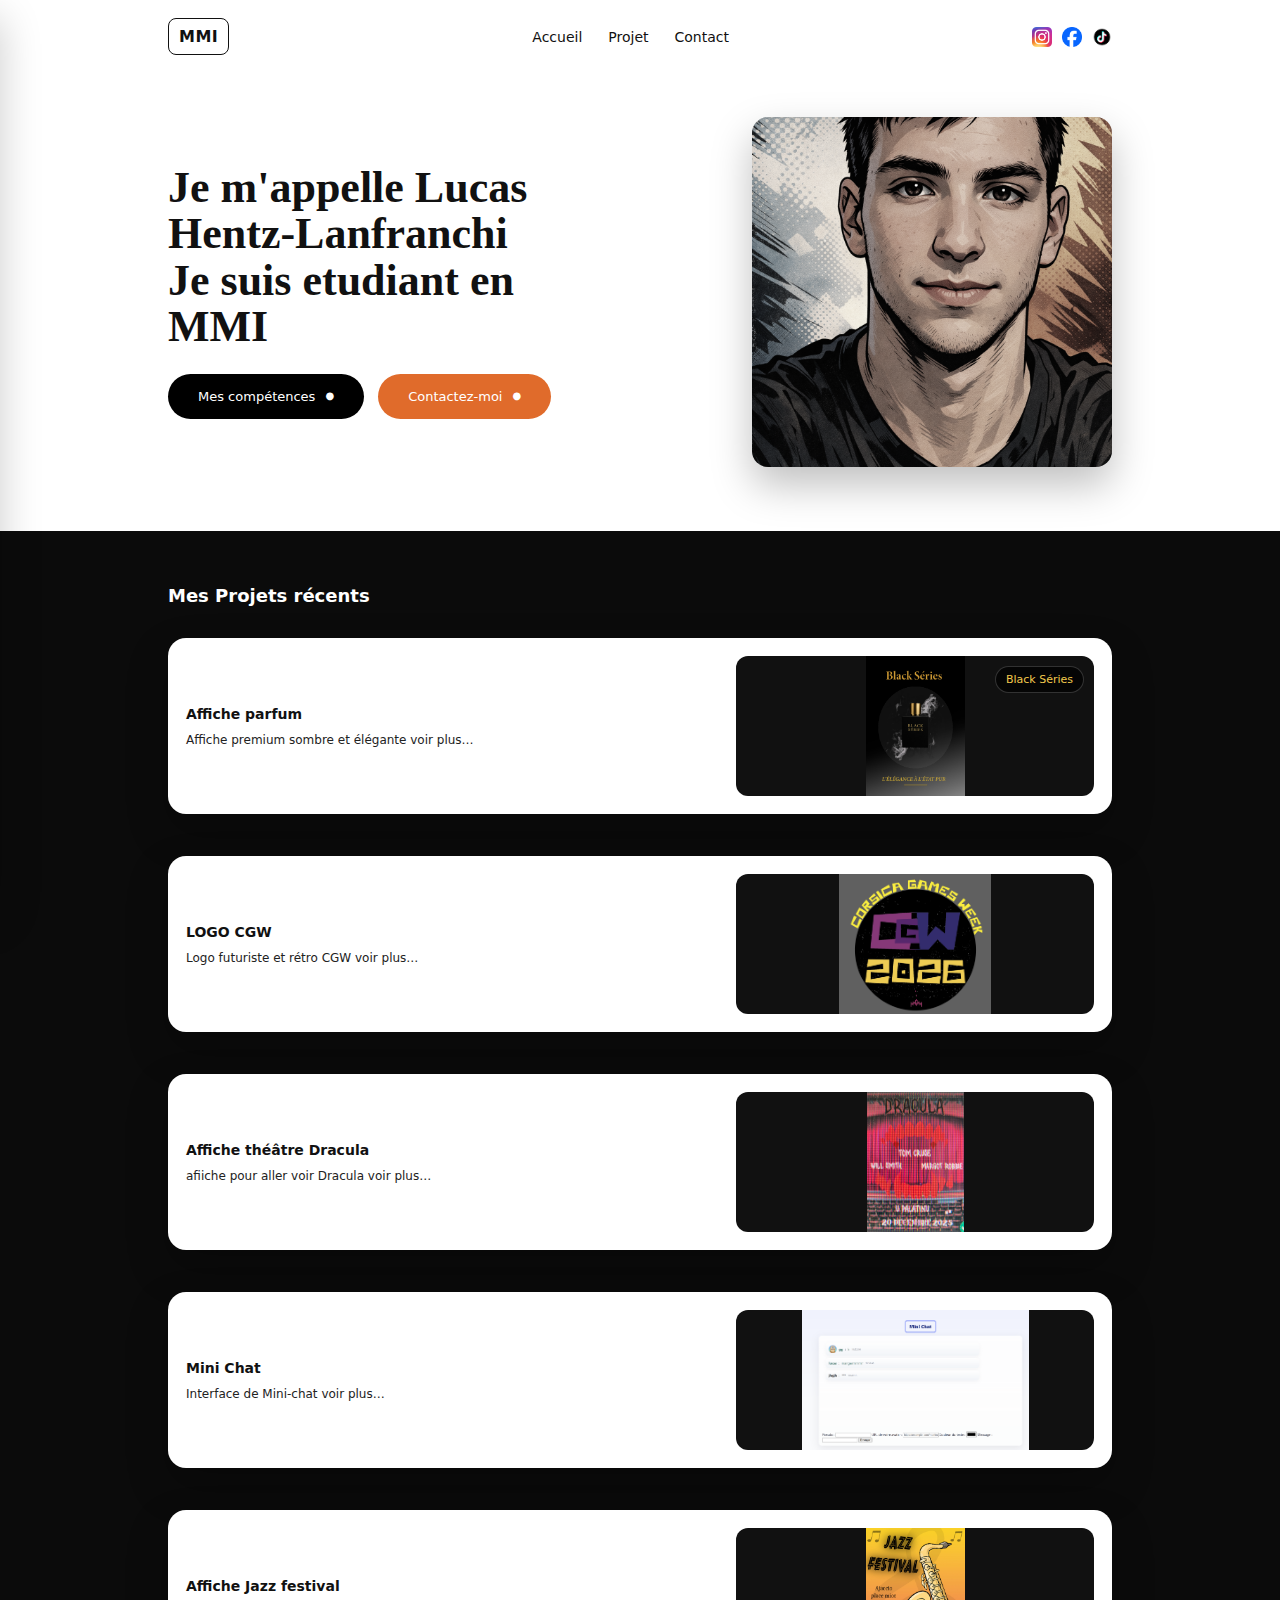
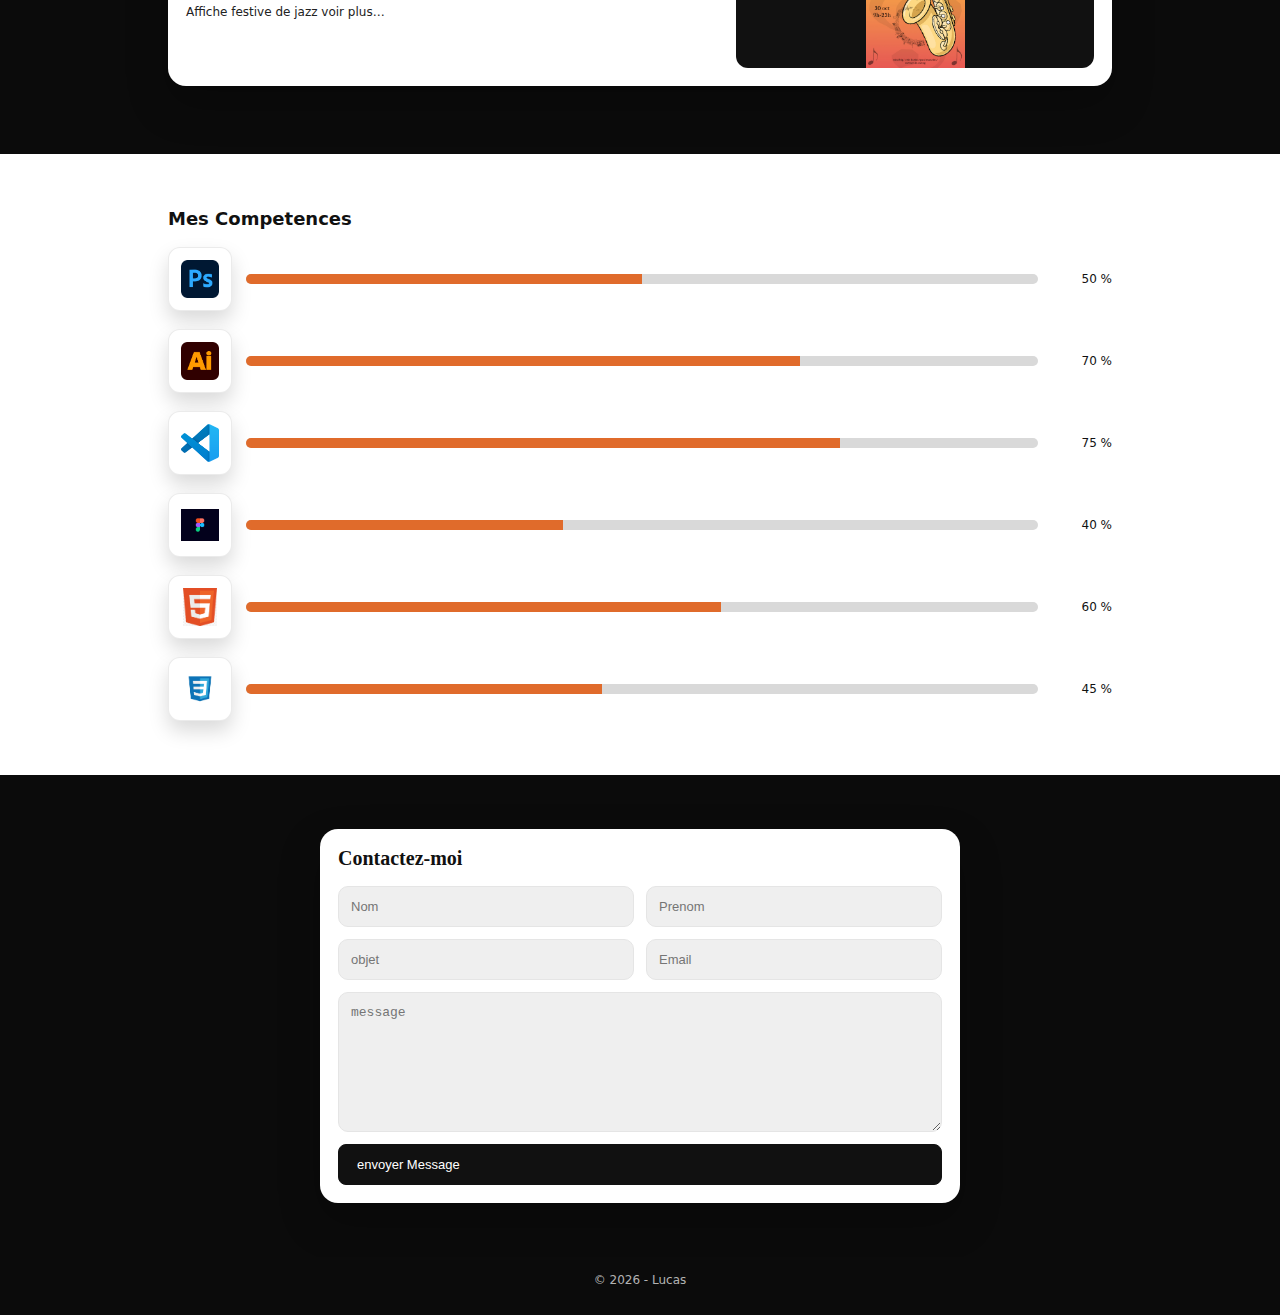
<file: portfolio2/index.html>
<!doctype html>
<html lang="fr">
<head>
  <meta charset="utf-8" />
  <meta name="viewport" content="width=device-width, initial-scale=1.0" />
  <title>Portfolio - Lucas Hentz-Lanfranchi</title>
  <link rel="stylesheet" href="style.css" />
</head>

<body>
  <!-- HEADER -->
  <header class="header">
    <nav class="nav">
      <a class="brand" href="#top">MMI</a>

      <ul class="nav-links">
        <li><a href="#accueil">Accueil</a></li>
        <li><a href="#projets">Projet</a></li>
        <li><a href="#contact">Contact</a></li>
      </ul>

      <div class="nav-icons" aria-label="Réseaux">
        <a class="icon-link" href="https://www.instagram.com/" aria-label="Instagram" target="_blank" rel="noopener">
          <img src="img/Instagram_icon.png" alt="Instagram" />
        </a>

        <a class="icon-link" href="https://www.facebook.com/lucas.hentzlanfranchi" aria-label="Facebook" target="_blank" rel="noopener">
          <img src="img/Facebook_Logo.png" alt="Facebook" />
        </a>

        <a class="icon-link" href="https://www.tiktok.com/fr/" aria-label="TikTok" target="_blank" rel="noopener">
          <img src="img/icone-application-tiktok.avif" alt="TikTok" />
        </a>
      </div>

      <!-- BURGER MOBILE -->
      <input type="checkbox" id="menu-toggle" class="menu-toggle" />

      <label for="menu-toggle" class="hamburger" aria-label="Ouvrir le menu">
        <span></span>
        <span></span>
        <span></span>
      </label>

      <!-- MENU MOBILE  -->
      <div class="mobile-menu" aria-label="Menu mobile">
        <div class="mobile-menu-head">
          <span class="mobile-title">Menu</span>
          <label for="menu-toggle" class="mobile-close" aria-label="Fermer">✕</label>
        </div>

        <a href="#accueil">Accueil</a>
        <a href="#projets">Projet</a>
        <a href="#competences">Compétences</a>
        <a href="#contact">Contact</a>

        <div class="mobile-social" aria-label="Réseaux mobile">
          <a href="https://www.instagram.com/" target="_blank" rel="noopener" aria-label="Instagram">
            <img src="img/Instagram_icon.png" alt="Instagram" />
          </a>
          <a href="https://www.facebook.com/lucas.hentzlanfranchi" target="_blank" rel="noopener" aria-label="Facebook">
            <img src="img/Facebook_Logo.png" alt="Facebook" />
          </a>
          <a href="https://www.tiktok.com/fr/" target="_blank" rel="noopener" aria-label="TikTok">
            <img src="img/icone-application-tiktok.avif" alt="TikTok" />
          </a>
        </div>
      </div>
    </nav>
  </header>

  <main id="top">
    <!-- HERO -->
    <section id="accueil" class="hero">
      <div class="wrap hero-grid">
        <div>
          <h1 class="hero-title">
            Je m'appelle Lucas<br />
            Hentz-Lanfranchi <br />
            Je suis etudiant en<br />
            MMI
          </h1>

          <div class="hero-actions">
            <a class="btn btn-dark btn-anim" href="#competences">
  Mes compétences <span class="dot">●</span></a>         
  <a class="btn btn-light btn-contact-anim" href="#contact">Contactez-moi <span class="dot">●</span></a>
          </div>
        </div>

        <div class="photo-frame">
          <img src="img/images portfolio.png" alt="Photo de Lucas" />
        </div>
      </div>
    </section>

    <!-- PROJETS -->
<section id="projets" class="section dark">
  <div class="wrap">
    <h2 class="section-title">Mes Projets récents</h2>

    <!-- LISTE DES PROJETS -->
    <div class="projects-list">

      <a class="card project project-link" href="#modal-p1">
        <div class="project-text">
          <h3>Affiche parfum</h3>
          <p>Affiche premium sombre et élégante voir plus…</p>
        </div>
        <div class="project-media">
          <span class="tag">Black Séries</span>
          <img src="img/Hentz-Lanfranchi_Lucas_2.jpg" alt="Affiche parfum Black Séries" />
        </div>
      </a>

      <a class="card project project-link" href="#modal-p2">
        <div class="project-text">
          <h3>LOGO CGW</h3>
          <p>Logo futuriste et rétro CGW voir plus…</p>
        </div>
        <div class="project-media">
          <img src="img/Capture d'écran 2025-12-23 162016.png" alt="Logo CGW" />
        </div>
      </a>

      <a class="card project project-link" href="#modal-p3">
        <div class="project-text">
          <h3>Affiche théâtre Dracula</h3>
          <p> afiiche pour aller voir Dracula voir plus…</p>
        </div>
        <div class="project-media">
          <img src="img/affiche dracula.jpg" alt="Affiche Dracula" />
        </div>
      </a>

      <a class="card project project-link" href="#modal-p4">
        <div class="project-text">
          <h3>Mini Chat</h3>
          <p>Interface de Mini-chat voir plus…</p>
        </div>
        <div class="project-media">
          <img src="img/Mini Chat.png" alt="Mini Chat" />
        </div>
      </a>

      <a class="card project project-link" href="#modal-p5">
        <div class="project-text">
          <h3>Affiche Jazz festival</h3>
          <p>Affiche festive de jazz voir plus…</p>
        </div>
        <div class="project-media">
          <img src="img/affiche jaz festival.jpg" alt="Affiche Jazz festival" />
        </div>
      </a>

    </div>

    <!-- ===== MODALES (POPUP) ===== -->

    <!-- MODAL 1 -->
    <div id="modal-p1" class="modal">
      <a href="#projets" class="modal-overlay" aria-label="Fermer"></a>

      <div class="modal-content" role="dialog" aria-modal="true" aria-labelledby="t-p1">
        <a href="#projets" class="modal-close" aria-label="Fermer">✕</a>

        <h3 id="t-p1" class="modal-title">Affiche parfum</h3>

        <div class="modal-body">
          <div class="modal-media">
            <img src="img/Hentz-Lanfranchi_Lucas_2.jpg" alt="Affiche parfum Black Séries" />
          </div>
          <div class="modal-text">
            <p>
         Cette affiche présente un parfum nommé Black Séries, associé à l'élégance et au luxe.
Le fond sombre met en valeur le flacon et crée une ambiance mystérieuse et raffinée.
Le flacon noir, au centre de l'image, attire immédiatement le regard du spectateur.
Le bouchon doré apporte une touche de sophistication et de prestige.
La fumée autour du parfum donne un effet de mouvement et de mystère.
La typographie dorée renforce l'image haut de gamme du produit.
Le contraste entre le noir et l'or rappelle les codes du luxe dans la publicité.
Le slogan « L'élégance à l'état pur » souligne le positionnement premium du parfum.
L'affiche cherche à séduire le consommateur par une atmosphère chic et intense.
Elle donne l'impression d'un parfum puissant, élégant et sophistiqué. 
            </p>
          </div>
        </div>
      </div>
    </div>

    <!-- MODAL 2 -->
    <div id="modal-p2" class="modal">
      <a href="#projets" class="modal-overlay" aria-label="Fermer"></a>

      <div class="modal-content" role="dialog" aria-modal="true" aria-labelledby="t-p2">
        <a href="#projets" class="modal-close" aria-label="Fermer">✕</a>

        <h3 id="t-p2" class="modal-title">LOGO CGW</h3>

        <div class="modal-body">
          <div class="modal-media">
            <img src="img/Capture d'écran 2025-12-23 162016.png" alt="Logo CGW" />
          </div>
          <div class="modal-text">
            <p>

  Ce logo représente l'événement Corsica Games Week 2026, dédié à l'univers du jeu vidéo.
  La forme circulaire rappelle un badge ou un emblème, renforçant l'identité de l'événement.
  Le fond noir étoilé évoque l'espace et les mondes virtuels des jeux de science-fiction.
  Les lettres CGW sont grandes, colorées et anguleuses, ce qui donne un style dynamique.
  Les couleurs violet et bleu apportent un contraste fort avec le fond sombre.
  Le texte en arc de cercle « Corsica Games Week » encadre le logo et attire le regard.
  Le style graphique rappelle les jeux rétro et l'esthétique arcade.
  Un petit vaisseau spatial en bas du cercle renforce le thème du gaming.
  L'ensemble transmet une ambiance futuriste, ludique et immersive.
  Ce logo identifie clairement un événement moderne et attractif pour les passionnés de jeux vidéo.
            </p>
          </div>
        </div>
      </div>
    </div>

    <!-- MODAL 3 -->
    <div id="modal-p3" class="modal">
      <a href="#projets" class="modal-overlay" aria-label="Fermer"></a>

      <div class="modal-content" role="dialog" aria-modal="true" aria-labelledby="t-p3">
        <a href="#projets" class="modal-close" aria-label="Fermer">✕</a>

        <h3 id="t-p3" class="modal-title">Affiche théâtre Dracula</h3>

        <div class="modal-body">
          <div class="modal-media">
            <img src="img/affiche dracula.jpg" alt="Affiche Dracula" />
          </div>
          <div class="modal-text">
            <p>Cette affiche de théâtre met en avant la pièce Dracula dans une ambiance sombre, mystérieuse et angoissante.
Les couleurs dominantes, principalement le rouge et le noir, rappellent le sang, la nuit et le danger.
Le rouge peut aussi symboliser la passion et la violence liées au personnage de Dracula.
La composition centrale attire immédiatement le regard vers le cœur de l'image.
La typographie du titre est forte et marquée, ce qui donne un aspect dramatique à l'affiche.
Elle évoque un univers gothique, proche des histoires d'horreur classiques.
Les contrastes entre les zones sombres et lumineuses renforcent l'atmosphère inquiétante.
On ressent une impression de tension, comme si quelque chose de menaçant allait se produire.
L'affiche cherche à intriguer le spectateur et à susciter la curiosité.
Elle donne envie d'assister à la pièce pour découvrir cette histoire célèbre et terrifiante.
          </div>
        </div>
      </div>
    </div>

    <!-- MODAL 4 -->
    <div id="modal-p4" class="modal">
      <a href="#projets" class="modal-overlay" aria-label="Fermer"></a>

      <div class="modal-content" role="dialog" aria-modal="true" aria-labelledby="t-p4">
        <a href="#projets" class="modal-close" aria-label="Fermer">✕</a>

        <h3 id="t-p4" class="modal-title">Mini Chat</h3>

        <div class="modal-body">
          <div class="modal-media">
            <img src="img/Mini Chat.png" alt="Mini Chat" />
          </div>
          <div class="modal-text">
            <p>Ce projet de mini chat est une application web permettant aux utilisateurs d'échanger des messages simplement.
L'interface est claire et organisée, ce qui facilite la lecture des conversations.
Chaque message affiche le pseudo de l'utilisateur, son avatar et l'heure d'envoi.
L'utilisateur peut personnaliser son profil en choisissant un pseudo, une image et une couleur de texte.
Les messages apparaissent dans l'ordre chronologique, comme dans une vraie messagerie.
Le bouton « Envoyer » permet de publier rapidement un message dans le chat.
Ce projet montre la gestion des formulaires et l'affichage dynamique des données.
Il permet aussi de comprendre le fonctionnement de l'interaction entre l'utilisateur et la page web.
Le design simple met l'accent sur la fonctionnalité plutôt que sur la complexité graphique.
C'est un bon exemple de projet pour apprendre les bases du développement web interactif.
          </div>
        </div>
      </div>
    </div>

    <!-- MODAL 5 -->
    <div id="modal-p5" class="modal">
      <a href="#projets" class="modal-overlay" aria-label="Fermer"></a>

      <div class="modal-content" role="dialog" aria-modal="true" aria-labelledby="t-p5">
        <a href="#projets" class="modal-close" aria-label="Fermer">✕</a>

        <h3 id="t-p5" class="modal-title">Affiche Jazz festival</h3>

        <div class="modal-body">
          <div class="modal-media">
            <img src="img/affiche jaz festival.jpg" alt="Affiche Jazz festival" />
          </div>
          <div class="modal-text">
            <p>Cette affiche annonce un festival de jazz dans une ambiance chaleureuse et festive.
Le saxophone, placé au centre, est l'élément principal et représente l'instrument emblématique du jazz.
Les couleurs chaudes comme le jaune, l'orange et le rouge créent une atmosphère conviviale et dynamique.
Les notes de musique autour du saxophone donnent une impression de mouvement et de rythme.
Le titre « Jazz Festival » est écrit avec une typographie stylisée qui rappelle l'énergie de la musique.
Les informations pratiques, comme le lieu, la date et les horaires, sont clairement visibles.
Cela permet au public de comprendre rapidement quand et où se déroule l'événement.
L'affiche donne une impression de fête, de partage et de bonne humeur.
Elle attire l'attention des passants grâce à ses couleurs vives et son illustration expressive.
Elle donne envie de participer au festival et de profiter des concerts proposés.
          </div>
        </div>
      </div>
    </div>
  </div>
</section>


    <!-- COMPETENCES -->
    <section id="competences" class="section light">
      <div class="wrap">
        <h2 class="section-title dark-title">Mes Competences</h2>

        <div class="skills">
          <div class="skill">
            <div class="skill-ico">
              <img src="img/Adobe_Photoshop_CC_icon.svg.png" alt="Photoshop" />
            </div>
            <div class="bar"><span style="width:50%"></span></div>
            <div class="pct">50 %</div>
          </div>

          <div class="skill">
            <div class="skill-ico">
              <img src="img/Adobe_Illustrator_CC_icon.svg.png" alt="Illustrator" />
            </div>
            <div class="bar"><span style="width:70%"></span></div>
            <div class="pct">70 %</div>
          </div>

          <div class="skill">
            <div class="skill-ico">
              <img src="img/Visual_Studio_Code_1.35_icon.svg.png" alt="VS Code" />
            </div>
            <div class="bar"><span style="width:75%"></span></div>
            <div class="pct">75 %</div>
          </div>

          <div class="skill">
            <div class="skill-ico">
              <img src="img/images figma.png" alt="Figma" />
            </div>
            <div class="bar"><span style="width:40%"></span></div>
            <div class="pct">40 %</div>
          </div>

          <div class="skill">
            <div class="skill-ico">
              <img src="img/HTML.png" alt="HTML" />
            </div>
            <div class="bar"><span style="width:60%"></span></div>
            <div class="pct">60 %</div>
          </div>

          <div class="skill">
            <div class="skill-ico">
              <img src="img/CSS.webp" alt="CSS" />
            </div>
            <div class="bar"><span style="width:45%"></span></div>
            <div class="pct">45 %</div>
          </div>
        </div>
      </div>
    </section>

    <!-- CONTACT -->
    <section id="contact" class="section dark">
      <div class="wrap">
        <div class="contact card">
          <h2 class="contact-title">Contactez-moi</h2>

          <form class="form" action="#" method="post">
            <div class="grid2">
              <input type="text" name="nom" placeholder="Nom" />
              <input type="text" name="prenom" placeholder="Prenom" />
            </div>

            <div class="grid2">
              <input type="text" name="objet" placeholder="objet" />
              <input type="email" name="email" placeholder="Email" />
            </div>

            <textarea name="message" rows="6" placeholder="message"></textarea>

            <button class="btn btn-dark" type="submit">envoyer Message</button>
          </form>
        </div>
      </div>
    </section>

    <footer class="footer dark">
      <div class="wrap">© 2026 - Lucas</div>
    </footer>
  </main>
</body>
</html>
</file>
<file: portfolio2/style.css>
:root{
  --black: #0b0b0b;
  --white: #ffffff;
  --accent: #e06b2b;
  --bar: #d9d9d9;
  --shadow: 0 18px 40px rgba(0,0,0,.25);
  --shadow-soft: 0 10px 20px rgba(0,0,0,.15);
  --radius: 18px;
  --container: 980px;
}

*{ box-sizing: border-box; }

html, body{
  height: 100%;
  scroll-behavior: smooth;
}

body{
  margin: 0;
  font-family: system-ui, -apple-system, Segoe UI, Roboto, Arial, sans-serif;
  background: var(--white);
  color: #111;
}

img{
  display: block;
  max-width: 100%;
  height: auto;
}

a{
  text-decoration: none;
  color: inherit;
}

.wrap{
  max-width: var(--container);
  margin: 0 auto;
  padding: 0 18px;
}

/* HEADER */
.header{
  position: sticky;
  top: 0;
  background: var(--white);
  z-index: 10;
}

.nav{
  max-width: var(--container);
  margin: 0 auto;
  padding: 18px 18px;
  display: flex;
  align-items: center;
  justify-content: space-between;
  gap: 16px;
  position: relative;
}

.brand{
  font-weight: 800;
  letter-spacing: .5px;
  color: #111;
  border: 1px solid #111;
  border-radius: 8px;
  padding: 8px 10px;
}

/* NAV DESKTOP */
.nav-links{
  list-style: none;
  margin: 0;
  padding: 0;
  display: flex;
  gap: 26px;
}

.nav-links a{
  font-size: 14px;
  color: #111;
}

.nav-icons{
  display: flex;
  align-items: center;
  gap: 10px;
}

.icon-link img{
  width: 20px;
  height: 20px;
  object-fit: contain;
}

/* HERO */
.hero{
  background: var(--white);
  padding: 44px 0 64px;
}

.hero-grid{
  display: grid;
  grid-template-columns: 1.2fr .8fr;
  align-items: center;
  gap: 28px;
}

.hero-title{
  margin: 0 0 24px;
  font-family: Georgia, "Times New Roman", serif;
  font-weight: 700;
  font-size: clamp(34px, 4vw, 44px);
  line-height: 1.05;
}

.hero-actions{
  display: flex;
  gap: 14px;
  flex-wrap: wrap;
}

/* Boutons */
.btn{
  display: inline-flex;
  align-items: center;
  gap: 10px;
  padding: 12px 18px;
  border-radius: 8px;
  border: 1px solid #111;
  font-size: 13px;
  cursor: pointer;
}

.btn-dark{
  background: #111;
  color: #fff;
}

.btn-light{
  background: #fff;
  color: #111;
}

.dot{
  font-size: 10px;
  transform: translateY(-1px);
}

/* Photo */
.photo-frame{
  width: min(360px, 100%);
  margin-left: auto;
  border-radius: 16px;
  overflow: hidden;
  background: #cfcfcf;
  box-shadow: var(--shadow);
}

.photo-frame img{
  width: 100%;
  height: 350px;
  object-fit: cover;
  object-position: 50% 60%;
  filter: grayscale(70%);
}

/* SECTIONS */
.section{
  padding: 54px 0;
}

.dark{
  background: var(--black);
  color: var(--white);
}

.light{
  background: var(--white);
  color: #111;
}

.section-title{
  margin: 0 0 18px;
  font-size: 18px;
  font-weight: 650;
}

.dark-title{
  color: #111;
}

/* Cards + projets */
.card{
  background: var(--white);
  color: #111;
  border-radius: var(--radius);
  box-shadow: var(--shadow);
  padding: 18px;
}

.project{
  display: grid;
  grid-template-columns: 1.5fr 1fr;
  gap: 14px;
  align-items: center;
  margin: 14px 0;
}

.project h3{
  margin: 4px 0 10px;
  font-size: 14px;
  font-weight: 800;
}

.project p{
  margin: 0;
  font-size: 12px;
  line-height: 1.45;
  color: #222;
}

.project-media{
  position: relative;
  height: 140px;
  border-radius: 12px;
  overflow: hidden;
  background: #111;
  display: flex;
  align-items: center;
  justify-content: center;
}

.project-media img{
  max-width: 100%;
  max-height: 100%;
  object-fit: contain;
}

.tag{
  position: absolute;
  top: 10px;
  right: 10px;
  padding: 6px 10px;
  border-radius: 999px;
  background: rgba(0,0,0,.65);
  color: #f2c94c;
  font-size: 11px;
  border: 1px solid rgba(255,255,255,.18);
}

/* Skills */
.skills{
  display: flex;
  flex-direction: column;
  gap: 18px;
  margin-top: 12px;
}

.skill{
  display: grid;
  grid-template-columns: 64px 1fr 60px;
  gap: 14px;
  align-items: center;
}

.skill-ico{
  width: 64px;
  height: 64px;
  border-radius: 12px;
  background: #fff;
  border: 1px solid rgba(0,0,0,.08);
  box-shadow: var(--shadow-soft);
  display: grid;
  place-items: center;
}

.skill-ico img{
  width: 38px;
  height: 38px;
  object-fit: contain;
}

.bar{
  height: 10px;
  background: var(--bar);
  border-radius: 999px;
  overflow: hidden;
}

.bar span{
  display: block;
  height: 100%;
  background: var(--accent);
}

.pct{
  text-align: right;
  font-size: 12px;
  color: #111;
}

/* Contact */
.contact{
  max-width: 640px;
  margin: 0 auto;
}

.contact-title{
  margin: 0 0 16px;
  font-family: Georgia, "Times New Roman", serif;
  font-size: 20px;
}

.form{
  display: flex;
  flex-direction: column;
  gap: 12px;
}

.grid2{
  display: grid;
  grid-template-columns: 1fr 1fr;
  gap: 12px;
}

input, textarea{
  width: 100%;
  padding: 12px;
  border-radius: 10px;
  border: 1px solid #e5e5e5;
  background: #efefef;
  font-size: 13px;
  outline: none;
}

textarea{
  min-height: 140px;
  resize: vertical;
}

/* Footer */
.footer{
  padding: 16px 0 28px;
}

.footer .wrap{
  display: flex;
  justify-content: center;
  color: rgba(255,255,255,.7);
  font-size: 12px;
}

/* =========================
   MENU BURGER (MOBILE)
========================= */
.menu-toggle{
  display: none;
}

.hamburger{
  display: none; /* affiché en mobile */
  width: 42px;
  height: 42px;
  border: 1px solid #111;
  border-radius: 10px;
  background: #fff;
  place-items: center;
  cursor: pointer;
  padding: 10px;
  gap: 6px;
}

.hamburger span{
  display: block;
  width: 100%;
  height: 2px;
  background: #111;
  border-radius: 999px;
  transition: transform .2s ease, opacity .2s ease;
}

/* Drawer gauche */
.mobile-menu{
  position: fixed;
  top: 0;
  left: 0;
  height: 100vh;
  width: min(320px, 84vw);
  background: #fff;
  border-right: 1px solid rgba(0,0,0,.12);
  box-shadow: 0 18px 40px rgba(0,0,0,.20);
  padding: 14px;
  transform: translateX(-100%);
  transition: transform .22s ease;
  z-index: 1000;
}

.mobile-menu-head{
  display: flex;
  align-items: center;
  justify-content: space-between;
  padding: 6px 4px 12px;
  border-bottom: 1px solid rgba(0,0,0,.10);
  margin-bottom: 8px;
}

.mobile-title{
  font-weight: 800;
}

.mobile-close{
  cursor: pointer;
  width: 34px;
  height: 34px;
  border: 1px solid rgba(0,0,0,.15);
  border-radius: 10px;
  display: grid;
  place-items: center;
}

.mobile-menu a{
  display: block;
  padding: 12px 10px;
  border-radius: 10px;
  font-size: 14px;
  color: #111;
}

.mobile-menu a:hover{
  background: #f2f2f2;
}

.mobile-social{
  margin-top: 12px;
  padding-top: 12px;
  border-top: 1px solid rgba(0,0,0,.10);
  display: flex;
  gap: 12px;
  align-items: center;
}

.mobile-social img{
  width: 22px;
  height: 22px;
  object-fit: contain;
}

/* Ouverture */
.menu-toggle:checked ~ .mobile-menu{
  transform: translateX(0);
}
.menu-toggle:checked ~ .menu-overlay{
  opacity: 1;
  pointer-events: auto;
}

/* RESPONSIVE */
@media (max-width: 820px){
  .nav-links{ display: none; }
  .nav-icons{ display: none; }
  .hamburger{ display: grid; }
  .hero-grid{ grid-template-columns: 1fr; }
  .photo-frame{ margin: 18px auto 0; width: 100%; max-width: 420px; }
  .project{ grid-template-columns: 1fr; }
  .grid2{ grid-template-columns: 1fr; }
}
/* ===== Projets cliquables ===== */
.projects-list{
  display: flex;
  flex-direction: column;
  gap: 14px;
}

.project-link{
  cursor: pointer;
  transition: transform .15s ease;
}

.project-link:hover{
  transform: translateY(-2px);
}

/* ===== MODAL (popup) : CSS only avec :target ===== */
.modal{
  position: fixed;
  inset: 0;
  display: none;
  align-items: center;
  justify-content: center;
  padding: 22px;
  z-index: 3000;
}

.modal:target{
  display: flex;
}

.modal-overlay{
  position: absolute;
  inset: 0;
  background: rgba(0,0,0,.55);
}

.modal-content{
  position: relative;
  width: min(980px, 92vw);
  max-height: 86vh;
  overflow: auto;
  background: #fff;
  color: #111;
  border-radius: 18px;
  box-shadow: var(--shadow);
  padding: 18px;
  z-index: 1;
}

.modal-close{
  position: absolute;
  top: 12px;
  right: 12px;

  width: 36px;
  height: 36px;

  display: grid;
  place-items: center;

  border-radius: 10px;
  border: 1px solid rgba(0,0,0,.15);
  background: #fff;
}

.modal-title{
  margin: 0 0 14px;
  font-size: 18px;
  font-weight: 800;
}

.modal-body{
  display: grid;
  grid-template-columns: 1fr 1fr;
  gap: 14px;
  align-items: start;
}

.modal-media{
  height: 380px;
  background: #111;
  border-radius: 12px;
  overflow: hidden;

  display: flex;
  align-items: center;
  justify-content: center;
}

.modal-media img{
  width: 100%;
  height: 100%;
  object-fit: contain;
}

.modal-text{
  font-size: 14px;
  line-height: 1.6;
  color: #222;
}

@media (max-width: 820px){
  .modal-body{
    grid-template-columns: 1fr;
  }
  .modal-media{
    height: 280px;
  }
}

 @keyframes pulse {
        0% {
            transform: scale(1);
            box-shadow: 0 0 0 0 rgba(52, 152, 219, 0.7);
        }
        50% {
            transform: scale(1.05);
            box-shadow: 0 0 0 10px rgba(52, 152, 219, 0);
        }
        100% {
            transform: scale(1);
            box-shadow: 0 0 0 0 rgba(52, 152, 219, 0);
        }
    }

    .btn-anim {
        background: #000000;
        color: white;
        padding: 15px 30px;
        border: none;
        border-radius: 50px;
        cursor: pointer;
        animation: pulse 3s ease infinite;
    }
  @keyframes pulse-contact {
    0% {
      transform: scale(1);
      box-shadow: 0 0 0 0 rgba(209, 102, 25, 0.7);
    }
    50% {
      transform: scale(1.05);
      box-shadow: 0 0 0 10px rgba(224, 107, 43, 0);
    }
    100% {
      transform: scale(1);
      box-shadow: 0 0 0 0 rgba(224, 107, 43, 0);
    }
  }

  .btn-contact-anim {
    background: var(--accent);
    color: #fff;
    padding: 15px 30px;
    border: none;
    border-radius: 50px;
    cursor: pointer;
    animation: pulse-contact 3s ease infinite;
  }
</file>
